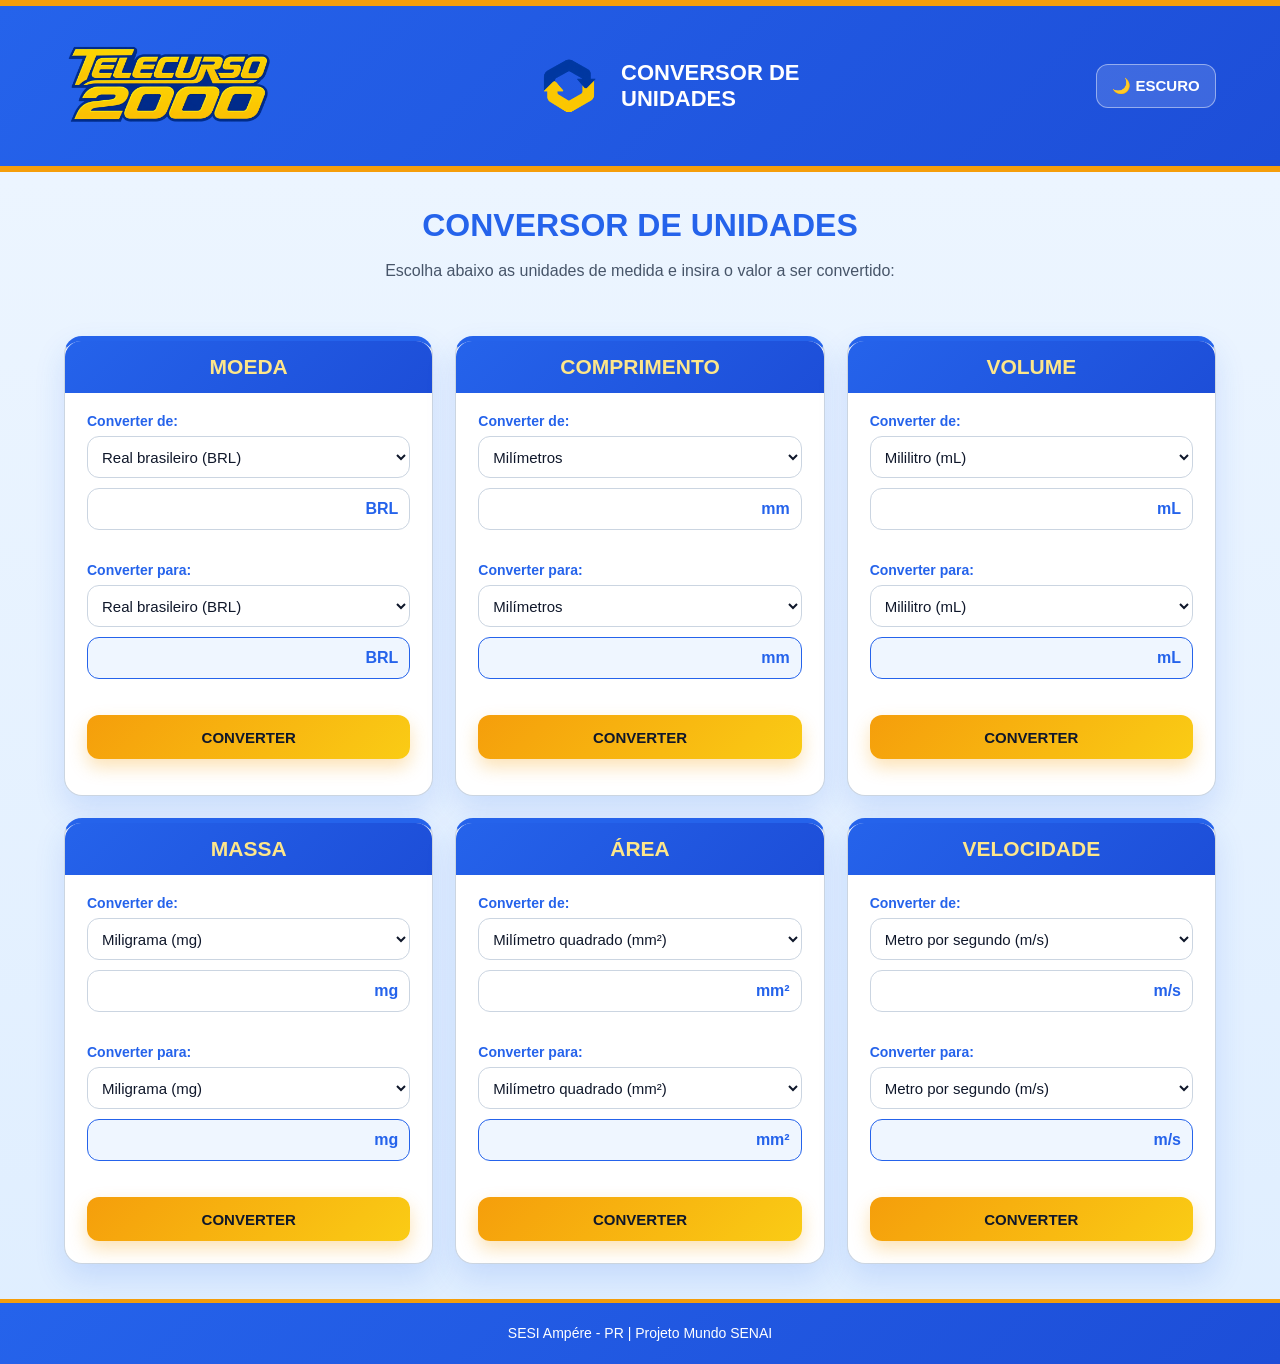
<file: index.html>
<!doctype html>
<html lang="pt-br">
  <head>
    <meta charset="UTF-8" />
    <link rel="stylesheet" href="style.css" />
    <meta name="viewport" content="width=device-width, initial-scale=1.0" />
    <link rel="icon" href="imagens/logo-conversor.png">
    <title>Conversor de Unidades</title>
  </head>
  <body>
    <header class="cabecalho-logos">
      <div class="cabecalho-conteudo">
        <img class="logo-equipe" src="imagens/logo-telecurso-2000.png"
             alt="Equipe Telecurso 2000" width="1536" height="1024" />
        <div class="marca-conversor">
          <img class="logo-conversor" src="imagens/logo-conversor.png"
               alt="" width="1254" height="1254" />
          <span>Conversor de Unidades</span>
        </div>
        <button id="theme-toggle" class="theme-toggle" type="button" aria-label="Alternar tema">
          🌙 Escuro
        </button>
      </div>
    </header>
    <h1>Conversor de Unidades</h1>
    <span>Escolha abaixo as unidades de medida e insira o valor a ser convertido:</span><br />
    <div class="container">

    <div class="convertmoeda">

      <h2>Moeda</h2>

      <label for="moeda-origem">Converter de:</label>

      <select id="moeda-origem">

        <option value="BRL">Real brasileiro (BRL)</option>
        <option value="USD">Dólar americano (USD)</option>
        <option value="EUR">Euro (EUR)</option>
        <option value="GBP">Libra esterlina (GBP)</option>
        <option value="ARS">Peso argentino (ARS)</option>
        <option value="JPY">Iene japonês (JPY)</option>

      </select>

      <input type="text" id="moedaBase" /><br />

      <label for="moeda-destino">Converter para:</label>

      <select id="moeda-destino">

        <option value="BRL">Real brasileiro (BRL)</option>
        <option value="USD">Dólar americano (USD)</option>
        <option value="EUR">Euro (EUR)</option>
        <option value="GBP">Libra esterlina (GBP)</option>
        <option value="ARS">Peso argentino (ARS)</option>
        <option value="JPY">Iene japonês (JPY)</option>
      </select>

      <input type="text" id="moedaConvertido" readonly/><br />

      <button type="button" id="converter-moeda" onclick="converterMoeda()">Converter</button>
      <p id="moeda-status" role="status" aria-live="polite"></p>

      <dialog class="modal" id="modal-erro">

        <div class="modal-header">

          <h1 class="modal-titulo">Erro na Conversão</h1>
          <button type="button" class="btn-close" onclick="modalErro.close()" aria-label="Fechar">×</button>

        </div>

        <div class="dialog-body">

          <p>O usuário não inseriu nenhum valor a ser convertido.</p>

        </div>

        <div class="dialog-footer">
         <button type="button" class="btn-fechar"
        onclick="modalErro.close()">Fechar</button>
        </div>

      </dialog>

    </div>

    <div class="convertcomprimento">

      <h2>Comprimento</h2>

      <label for="comprimento-origem">Converter de:</label>

      <select id="comprimento-origem">

        <option value="mm">Milímetros</option>
        <option value="cm">Centímetros</option>
        <option value="m">Metros</option>
        <option value="km">Quilômetros</option>

      </select>

      <input type="text" id="comprimentoBase" /> <br />

      <label for="comprimento-destino">Converter para:</label>

      <select id="comprimento-destino">

        <option value="mm">Milímetros</option>
        <option value="cm">Centímetros</option>
        <option value="m">Metros</option>
        <option value="km">Quilômetros</option>

        
      </select>
      
      <input type="text" id="comprimentoConvertido" readonly/><br />

      <button type="button" onclick="converterComprimento()">Converter</button>

    </div>

    <div class="convertvolume">

      <h2>Volume</h2>

      <label for="volume-origem">Converter de:</label>

      <select id="volume-origem">

        <option value="ml">Mililitro (mL)</option>
        <option value="l">Litro (L)</option>
        <option value="cm3">Centímetro cúbico (cm³)</option>
        <option value="m3">Metro cúbico (m³)</option>

      </select>

      <input type="text" id="volumeBase" /><br />

      <label for="volume-destino">Converter para:</label>

      <select id="volume-destino">

        <option value="ml">Mililitro (mL)</option>
        <option value="l">Litro (L)</option>
        <option value="cm3">Centímetro cúbico (cm³)</option>
        <option value="m3">Metro cúbico (m³)</option>

      </select>

      <input type="text" id="volumeConvertido" readonly/> <br />

      <button type="button" onclick="converterVolume()">Converter</button>


    </div>
    <div class="convertmassa">

      <h2>Massa</h2>

      <label for="massa-origem">Converter de:</label>

      <select id="massa-origem">

        <option value="mg">Miligrama (mg)</option>
        <option value="g">Grama (g)</option>
        <option value="kg">Quilograma (kg)</option>
        <option value="t">Tonelada (t)</option>
        <option value="lb">Libra (lb)</option>
        <option value="oz">Onça (oz)</option>

      </select>

      <input type="text" id="massaBase" /><br />

      <label for="massa-destino">Converter para:</label>

      <select id="massa-destino">

        <option value="mg">Miligrama (mg)</option>
        <option value="g">Grama (g)</option>
        <option value="kg">Quilograma (kg)</option>
        <option value="t">Tonelada (t)</option>
        <option value="lb">Libra (lb)</option>
        <option value="oz">Onça (oz)</option>

      </select>

      <input type="text" id="massaConvertido" readonly /><br />

      <button type="button" onclick="converterMassa()">Converter</button>

    </div>
    <div class="convertarea">

      <h2>Área</h2>

      <label for="area-origem">Converter de:</label>

      <select id="area-origem">

        <option value="mm2">Milímetro quadrado (mm²)</option>
        <option value="cm2">Centímetro quadrado (cm²)</option>
        <option value="m2">Metro quadrado (m²)</option>
        <option value="km2">Quilômetro quadrado (km²)</option>
        <option value="ha">Hectare (ha)</option>
        <option value="acre">Acre</option>

      </select>

      <input type="text" id="baseArea" /><br />

      <label for="area-destino">Converter para:</label>

      <select id="area-destino">

      <option value="mm2">Milímetro quadrado (mm²)</option>
        <option value="cm2">Centímetro quadrado (cm²)</option>
        <option value="m2">Metro quadrado (m²)</option>
        <option value="km2">Quilômetro quadrado (km²)</option>
        <option value="ha">Hectare (ha)</option>
        <option value="acre">Acre</option>

        </select>

      <input type="text" id="areaConvertido" readonly /><br />

      <button type="button" onclick="converterArea()">Converter</button>

    </div>

    <div class="convertvelocidade">

      <h2>Velocidade</h2>

      <label for="velocidade-origem">Converter de:</label>

      <select id="velocidade-origem">

        <option value="m_s">Metro por segundo (m/s)</option>
        <option value="km_h">Quilômetro por hora (km/h)</option>
        <option value="mph">Milha por hora (mph)</option>
        <option value="kn">Nó (kn)</option>

      </select>

      <input type="text" id="velocidadeBase" /><br />

      <label for="velocidade-destino">Converter para:</label>

      <select id="velocidade-destino">

        <option value="m_s">Metro por segundo (m/s)</option>
        <option value="km_h">Quilômetro por hora (km/h)</option>
        <option value="mph">Milha por hora (mph)</option>
        <option value="kn">Nó (kn)</option>

      </select>


      <input type="text" id="velocidadeConvertido" readonly /><br />

      <button type="button" onclick="converterVelocidade()">Converter</button>

    </div>
    </div>
    <footer class="rodape">SESI Ampére - PR | Projeto Mundo SENAI</footer>
    <script src="script.js"></script>
  </body>
</html>
</file>
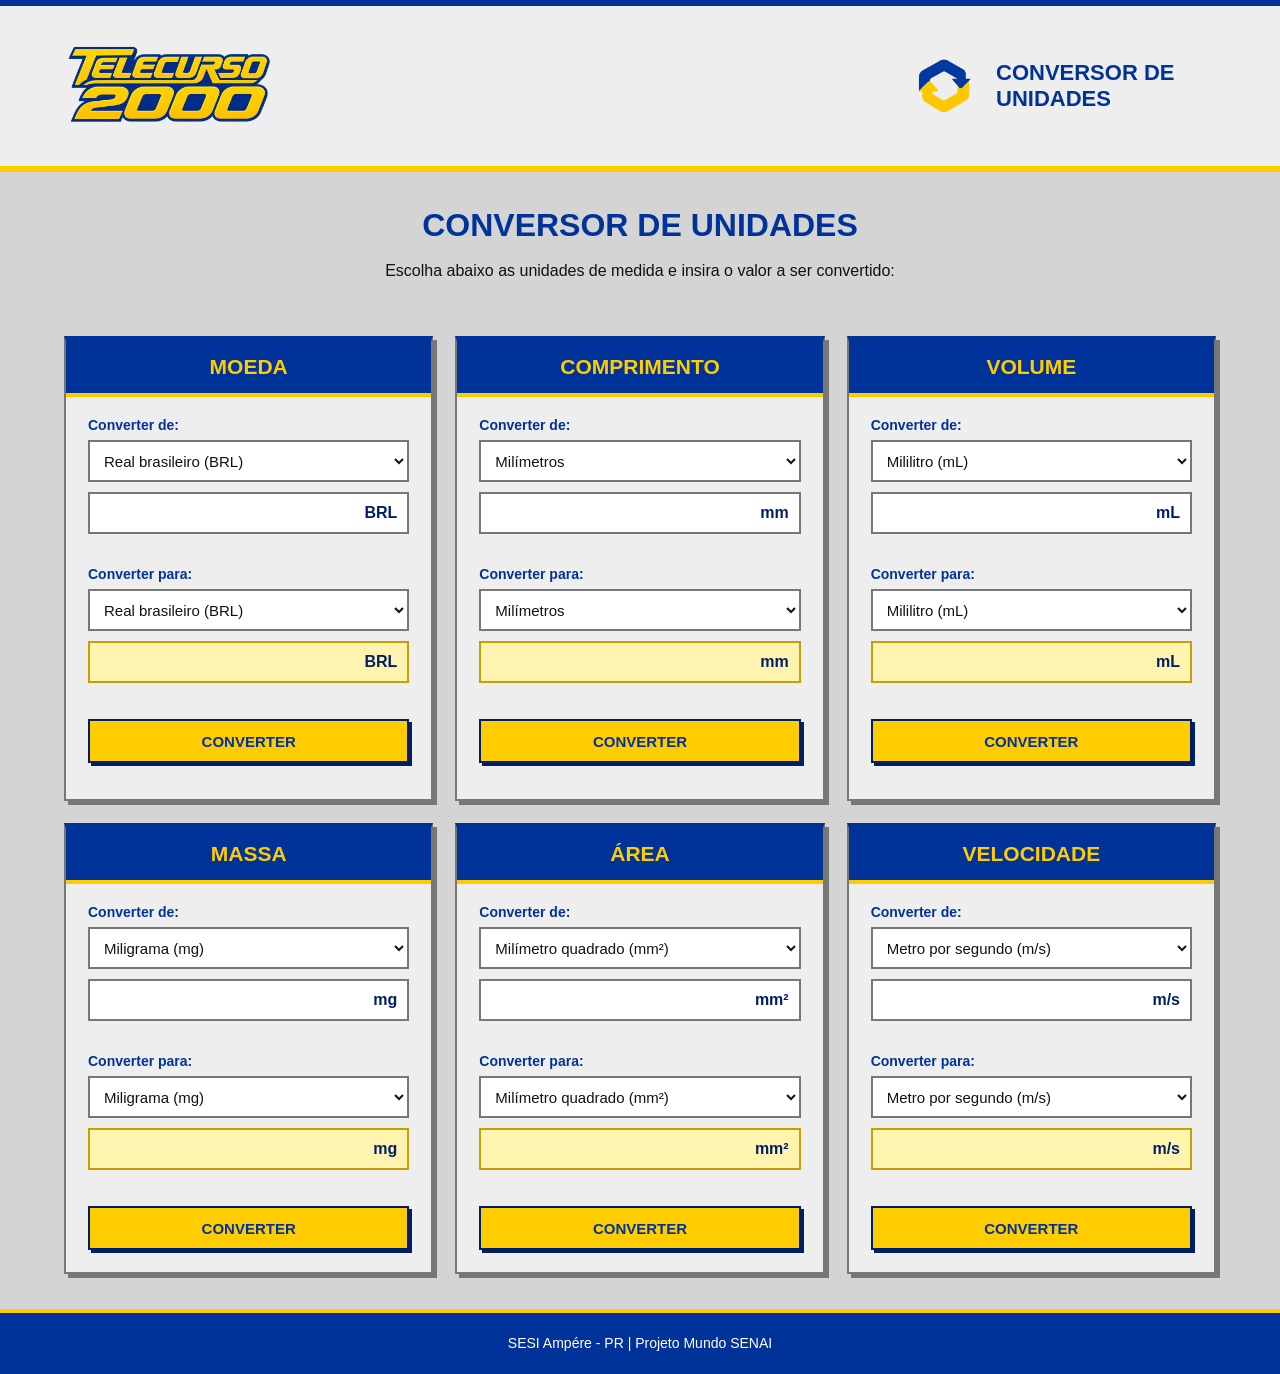
<file: projeto/index.html>
<!doctype html>
<html lang="pt-br">
  <head>
    <meta charset="UTF-8" />
    <link rel="stylesheet" href="style.css" />
    <meta name="viewport" content="width=device-width, initial-scale=1.0" />
    <link rel="icon" href="imagens/logo-conversor.png">
    <title>Conversor de Unidades</title>
  </head>
  <body>
    <header class="cabecalho-logos">
      <div class="cabecalho-conteudo">
        <img class="logo-equipe" src="imagens/logo-telecurso-2000.png"
             alt="Equipe Telecurso 2000" width="1536" height="1024" />
        <div class="marca-conversor">
          <img class="logo-conversor" src="imagens/logo-conversor.png"
               alt="" width="1254" height="1254" />
          <span>Conversor de Unidades</span>
        </div>
      </div>
    </header>
    <h1>Conversor de Unidades</h1>
    <span>Escolha abaixo as unidades de medida e insira o valor a ser convertido:</span><br />
    <div class="container">

    <div class="convertmoeda">

      <h2>Moeda</h2>

      <label for="moeda-origem">Converter de:</label>

      <select id="moeda-origem">

        <option value="BRL">Real brasileiro (BRL)</option>
        <option value="USD">Dólar americano (USD)</option>
        <option value="EUR">Euro (EUR)</option>
        <option value="GBP">Libra esterlina (GBP)</option>
        <option value="ARS">Peso argentino (ARS)</option>
        <option value="JPY">Iene japonês (JPY)</option>

      </select>

      <input type="text" id="moedaBase" /><br />

      <label for="moeda-destino">Converter para:</label>

      <select id="moeda-destino">

        <option value="BRL">Real brasileiro (BRL)</option>
        <option value="USD">Dólar americano (USD)</option>
        <option value="EUR">Euro (EUR)</option>
        <option value="GBP">Libra esterlina (GBP)</option>
        <option value="ARS">Peso argentino (ARS)</option>
        <option value="JPY">Iene japonês (JPY)</option>
      </select>

      <input type="text" id="moedaConvertido" readonly/><br />

      <button type="button" id="converter-moeda" onclick="converterMoeda()">Converter</button>
      <p id="moeda-status" role="status" aria-live="polite"></p>

      <dialog class="modal" id="modal-erro">

        <div class="modal-header">

          <h1 class="modal-titulo">Erro na Conversão</h1>
          <button type="button" class="btn-close" onclick="modalErro.close()" aria-label="Fechar">×</button>

        </div>

        <div class="dialog-body">

          <p>O usuário não inseriu nenhum valor a ser convertido.</p>

        </div>

        <div class="dialog-footer">
         <button type="button" class="btn-fechar"
        onclick="modalErro.close()">Fechar</button>
        </div>

      </dialog>

    </div>

    <div class="convertcomprimento">

      <h2>Comprimento</h2>

      <label for="comprimento-origem">Converter de:</label>

      <select id="comprimento-origem">

        <option value="mm">Milímetros</option>
        <option value="cm">Centímetros</option>
        <option value="m">Metros</option>
        <option value="km">Quilômetros</option>

      </select>

      <input type="text" id="comprimentoBase" /> <br />

      <label for="comprimento-destino">Converter para:</label>

      <select id="comprimento-destino">

        <option value="mm">Milímetros</option>
        <option value="cm">Centímetros</option>
        <option value="m">Metros</option>
        <option value="km">Quilômetros</option>

        
      </select>
      
      <input type="text" id="comprimentoConvertido" readonly/><br />

      <button type="button" onclick="converterComprimento()">Converter</button>

    </div>

    <div class="convertvolume">

      <h2>Volume</h2>

      <label for="volume-origem">Converter de:</label>

      <select id="volume-origem">

        <option value="ml">Mililitro (mL)</option>
        <option value="l">Litro (L)</option>
        <option value="cm3">Centímetro cúbico (cm³)</option>
        <option value="m3">Metro cúbico (m³)</option>

      </select>

      <input type="text" id="volumeBase" /><br />

      <label for="volume-destino">Converter para:</label>

      <select id="volume-destino">

        <option value="ml">Mililitro (mL)</option>
        <option value="l">Litro (L)</option>
        <option value="cm3">Centímetro cúbico (cm³)</option>
        <option value="m3">Metro cúbico (m³)</option>

      </select>

      <input type="text" id="volumeConvertido" readonly/> <br />

      <button type="button" onclick="converterVolume()">Converter</button>


    </div>
    <div class="convertmassa">

      <h2>Massa</h2>

      <label for="massa-origem">Converter de:</label>

      <select id="massa-origem">

        <option value="mg">Miligrama (mg)</option>
        <option value="g">Grama (g)</option>
        <option value="kg">Quilograma (kg)</option>
        <option value="t">Tonelada (t)</option>
        <option value="lb">Libra (lb)</option>
        <option value="oz">Onça (oz)</option>

      </select>

      <input type="text" id="massaBase" /><br />

      <label for="massa-destino">Converter para:</label>

      <select id="massa-destino">

        <option value="mg">Miligrama (mg)</option>
        <option value="g">Grama (g)</option>
        <option value="kg">Quilograma (kg)</option>
        <option value="t">Tonelada (t)</option>
        <option value="lb">Libra (lb)</option>
        <option value="oz">Onça (oz)</option>

      </select>

      <input type="text" id="massaConvertido" readonly /><br />

      <button type="button" onclick="converterMassa()">Converter</button>

    </div>
    <div class="convertarea">

      <h2>Área</h2>

      <label for="area-origem">Converter de:</label>

      <select id="area-origem">

        <option value="mm2">Milímetro quadrado (mm²)</option>
        <option value="cm2">Centímetro quadrado (cm²)</option>
        <option value="m2">Metro quadrado (m²)</option>
        <option value="km2">Quilômetro quadrado (km²)</option>
        <option value="ha">Hectare (ha)</option>
        <option value="acre">Acre</option>

      </select>

      <input type="text" id="baseArea" /><br />

      <label for="area-destino">Converter para:</label>

      <select id="area-destino">

      <option value="mm2">Milímetro quadrado (mm²)</option>
        <option value="cm2">Centímetro quadrado (cm²)</option>
        <option value="m2">Metro quadrado (m²)</option>
        <option value="km2">Quilômetro quadrado (km²)</option>
        <option value="ha">Hectare (ha)</option>
        <option value="acre">Acre</option>

        </select>

      <input type="text" id="areaConvertido" readonly /><br />

      <button type="button" onclick="converterArea()">Converter</button>

    </div>

    <div class="convertvelocidade">

      <h2>Velocidade</h2>

      <label for="velocidade-origem">Converter de:</label>

      <select id="velocidade-origem">

        <option value="m_s">Metro por segundo (m/s)</option>
        <option value="km_h">Quilômetro por hora (km/h)</option>
        <option value="mph">Milha por hora (mph)</option>
        <option value="kn">Nó (kn)</option>

      </select>

      <input type="text" id="velocidadeBase" /><br />

      <label for="velocidade-destino">Converter para:</label>

      <select id="velocidade-destino">

        <option value="m_s">Metro por segundo (m/s)</option>
        <option value="km_h">Quilômetro por hora (km/h)</option>
        <option value="mph">Milha por hora (mph)</option>
        <option value="kn">Nó (kn)</option>

      </select>


      <input type="text" id="velocidadeConvertido" readonly /><br />

      <button type="button" onclick="converterVelocidade()">Converter</button>

    </div>
    </div>
    <footer class="rodape">SESI Ampére - PR | Projeto Mundo SENAI</footer>
    <script src="script.js"></script>
  </body>
</html>
</file>
<file: style.css>
:root {
  --cor-fundo: #eef6ff;
  --cor-fundo-2: #dfeeff;
  --cor-card: #ffffff;
  --cor-principal: #2563eb;
  --cor-principal-escuro: #1d4ed8;
  --cor-secundaria: #0f172a;
  --cor-destaque: #f59e0b;
  --cor-destaque-suave: #fde68a;
  --cor-texto: #0f172a;
  --cor-texto-fraco: #475569;
  --cor-borda: #cbd5e1;
  --cor-input: #ffffff;
  --cor-resultado: #eff6ff;
  --cor-card-resultado: #e0f2fe;
  --sombra: 0 14px 30px rgba(37, 99, 235, 0.15);
  --raio: 18px;
}

body.dark-theme {
  --cor-fundo: #0f172a;
  --cor-fundo-2: #111827;
  --cor-card: #1e293b;
  --cor-principal: #60a5fa;
  --cor-principal-escuro: #3b82f6;
  --cor-secundaria: #e2e8f0;
  --cor-destaque: #fbbf24;
  --cor-destaque-suave: #fef3c7;
  --cor-texto: #f8fafc;
  --cor-texto-fraco: #cbd5e1;
  --cor-borda: #334155;
  --cor-input: #0b1220;
  --cor-resultado: #132238;
  --cor-card-resultado: #10213d;
  --sombra: 0 18px 35px rgba(2, 6, 23, 0.55);
}

/* =====================================
   RESET
===================================== */

* {
  margin: 0;
  padding: 0;
  box-sizing: border-box;
}

/* =====================================
   CORPO DA PÁGINA
===================================== */

body {
  font-family: Arial, Helvetica, sans-serif;
  background: linear-gradient(180deg, var(--cor-fundo) 0%, var(--cor-fundo-2) 100%);
  color: var(--cor-texto);
  min-height: 100vh;
  transition: background 0.25s ease, color 0.25s ease;
}

/* =====================================
   CABEÇALHO
===================================== */

header {
  background: linear-gradient(135deg, var(--cor-principal) 0%, var(--cor-principal-escuro) 100%);
  color: white;
  min-height: 85px;
  padding: 15px 20px;
  display: flex;
  align-items: center;
  justify-content: center;
  border-bottom: 6px solid var(--cor-destaque);
}

header p {
  font-size: 25px;
  font-weight: 900;
  text-transform: uppercase;
  letter-spacing: 2px;
}

/* =====================================
   TÍTULO PRINCIPAL
===================================== */

h1 {
  text-align: center;
  margin: 35px 15px 15px;
  color: var(--cor-principal);
  font-size: 32px;
  font-weight: 900;
  text-transform: uppercase;
}

body > span {
  display: block;
  text-align: center;
  font-size: 16px;
  line-height: 1.5;
  padding: 0 15px;
  color: var(--cor-texto-fraco);
}

/* =====================================
   CONTAINER DOS CONVERSORES
===================================== */

.container {
  width: 90%;
  max-width: 1200px;
  margin: 35px auto;
  display: grid;
  grid-template-columns: repeat(auto-fit, minmax(280px, 1fr));
  gap: 22px;
}

/* =====================================
   CARDS
===================================== */

.convertmoeda,
.convertcomprimento,
.convertvolume,
.convertmassa,
.convertarea,
.convertvelocidade {
  background: var(--cor-card);
  padding: 22px;
  border: 1px solid var(--cor-borda);
  border-top: 5px solid var(--cor-principal);
  border-radius: var(--raio);
  box-shadow: var(--sombra);
  transition: transform 0.2s ease, box-shadow 0.2s ease, border-color 0.2s ease;
}

.convertmoeda:hover,
.convertcomprimento:hover,
.convertvolume:hover,
.convertmassa:hover,
.convertarea:hover,
.convertvelocidade:hover {
  transform: translateY(-4px);
  box-shadow: 0 18px 35px rgba(37, 99, 235, 0.18);
}

/* =====================================
   TÍTULOS DOS CARDS
===================================== */

.container h2 {
  background: linear-gradient(135deg, var(--cor-principal) 0%, var(--cor-principal-escuro) 100%);
  color: var(--cor-destaque-suave);
  text-align: center;
  font-size: 21px;
  font-weight: 900;
  text-transform: uppercase;
  margin: -22px -22px 20px;
  padding: 14px 8px;
  border-radius: 16px 16px 0 0;
}

/* =====================================
   LABELS
===================================== */

label {
  display: block;
  margin-top: 14px;
  margin-bottom: 7px;
  color: var(--cor-principal);
  font-size: 14px;
  font-weight: 900;
}

/* =====================================
   INPUTS E SELECTS
===================================== */

select,
input {
  width: 100%;
  min-height: 42px;
  padding: 9px 10px;
  border: 1.5px solid var(--cor-borda);
  border-radius: 12px;
  background: var(--cor-input);
  color: var(--cor-texto);
  font-size: 15px;
  font-family: Arial, Helvetica, sans-serif;
  outline: none;
  transition: border-color 0.2s ease, box-shadow 0.2s ease, background 0.2s ease;
}

input {
  margin-top: 10px;
}

select:focus,
input:focus {
  border-color: var(--cor-principal);
  box-shadow: 0 0 0 4px rgba(37, 99, 235, 0.2);
}

/* =====================================
   RESULTADOS DA CONVERSÃO
===================================== */

input[readonly] {
  background: var(--cor-resultado);
  color: var(--cor-secundaria);
  font-weight: 900;
  border: 1.5px solid var(--cor-principal);
}

/* =====================================
   BOTÕES CONVERTER
===================================== */

button {
  width: 100%;
  min-height: 44px;
  margin-top: 18px;
  padding: 10px 15px;
  background: linear-gradient(135deg, var(--cor-destaque) 0%, #facc15 100%);
  color: var(--cor-secundaria);
  border: none;
  border-radius: 12px;
  font-size: 15px;
  font-weight: 900;
  font-family: Arial, Helvetica, sans-serif;
  text-transform: uppercase;
  cursor: pointer;
  box-shadow: 0 8px 18px rgba(245, 158, 11, 0.3);
  transition: transform 0.15s ease, box-shadow 0.15s ease, filter 0.2s ease;
}

button:hover {
  background: linear-gradient(135deg, var(--cor-principal) 0%, var(--cor-principal-escuro) 100%);
  color: white;
  filter: brightness(1.02);
}

button:active {
  transform: translateY(2px);
  box-shadow: 0 4px 10px rgba(37, 99, 235, 0.2);
}

button:focus-visible {
  outline: 3px solid var(--cor-principal);
  outline-offset: 4px;
}

/* =====================================
   RESPONSIVIDADE
===================================== */

@media (max-width: 600px) {
  header {
    min-height: 70px;
  }

  header p {
    font-size: 21px;
  }

  h1 {
    font-size: 25px;
    margin-top: 25px;
  }

  body > span {
    font-size: 14px;
  }

  .container {
    width: 92%;
    grid-template-columns: 1fr;
    gap: 20px;
    margin-top: 25px;
  }

  .convertmoeda,
  .convertcomprimento,
  .convertvolume,
  .convertmassa,
  .convertarea,
  .convertvelocidade {
    padding: 18px;
  }

  .container h2 {
    margin: -18px -18px 18px;
    font-size: 19px;
  }
}

/* =====================================
   MODAL DE ERRO
===================================== */

#modal-erro {
  width: 90%;
  max-width: 460px;
  max-height: 90vh;
  margin: auto;
  padding: 0;
  background: var(--cor-card);
  color: var(--cor-texto);
  border: 1px solid var(--cor-borda);
  border-radius: var(--raio);
  box-shadow: var(--sombra);
  overflow-y: auto;
}

#modal-erro::backdrop {
  background: rgba(15, 23, 42, 0.65);
}

#modal-erro .modal-header {
  display: flex;
  align-items: center;
  justify-content: space-between;
  gap: 15px;
  padding: 16px 20px;
  background: linear-gradient(135deg, var(--cor-principal) 0%, var(--cor-principal-escuro) 100%);
  border-bottom: 4px solid var(--cor-destaque);
}

#modal-erro .modal-titulo {
  margin: 0;
  color: var(--cor-destaque-suave);
  text-align: left;
  font-size: 21px;
  font-weight: 900;
  text-transform: uppercase;
}

#modal-erro .btn-close {
  display: flex;
  align-items: center;
  justify-content: center;
  flex-shrink: 0;
  width: 34px;
  height: 34px;
  min-height: 0;
  margin: 0;
  padding: 0;
  background: var(--cor-destaque);
  color: var(--cor-principal);
  border: 2px solid var(--cor-destaque);
  box-shadow: none;
  font-size: 24px;
  line-height: 1;
}

#modal-erro .btn-close:hover {
  background: var(--cor-card);
}

#modal-erro .dialog-body {
  padding: 25px 20px;
  font-size: 16px;
  line-height: 1.6;
}

#modal-erro .dialog-footer {
  padding: 0 20px 22px;
}

#modal-erro .btn-fechar {
  margin-top: 0;
}

#moeda-status { margin-top: 14px; font-size: 13px; line-height: 1.5; color: var(--cor-texto-fraco); }
#converter-moeda:disabled { opacity: 0.65; cursor: wait; }

/* Sigla integrada ao campo, separada do valor usado nas contas. */
.campo-com-unidade { position: relative; margin-top: 10px; }
.campo-com-unidade input { margin-top: 0; padding-right: 65px; }
.sigla-unidade {
  position: absolute; right: 12px; top: 50%; transform: translateY(-50%);
  font-weight: bold; color: var(--cor-principal); pointer-events: none;
}

/* Cabeçalho com as identidades da equipe e do aplicativo. */
header.cabecalho-logos {
  padding: 10px 5%;
  background: linear-gradient(135deg, var(--cor-principal) 0%, var(--cor-principal-escuro) 100%);
  border-top: 6px solid var(--cor-destaque);
}
.cabecalho-conteudo {
  width: 100%; max-width: 1200px; margin: auto;
  display: flex; align-items: center; justify-content: space-between; gap: 24px;
}
.logo-equipe { display: block; width: 210px; height: 140px; object-fit: contain; }
.marca-conversor { display: flex; align-items: center; gap: 12px; }
.logo-conversor { width: 80px; height: 80px; object-fit: contain; }
.marca-conversor span {
  max-width: 220px; font-size: 22px; line-height: 1.2;
  font-weight: 900; text-transform: uppercase; color: white;
}
.theme-toggle {
  width: auto;
  min-width: 120px;
  margin-top: 0;
  white-space: nowrap;
  background: rgba(255, 255, 255, 0.14);
  color: white;
  border: 1px solid rgba(255, 255, 255, 0.45);
  box-shadow: none;
}
.theme-toggle:hover {
  background: rgba(255, 255, 255, 0.22);
  color: white;
}
@media (max-width: 600px) {
  .cabecalho-conteudo { gap: 10px; }
  .logo-equipe { width: 135px; height: 90px; }
  .marca-conversor { gap: 5px; }
  .logo-conversor { width: 48px; height: 48px; }
  .marca-conversor span { font-size: 13px; max-width: 110px; }
  .theme-toggle { min-width: 100px; font-size: 12px; }
}
@media (max-width: 360px) {
  .cabecalho-conteudo { flex-direction: column; gap: 0; }
  .marca-conversor span { max-width: none; }
}

/* Rodapé */
.rodape {
  padding: 20px 15px;
  text-align: center;
  font-size: 14px;
  line-height: 1.5;
  color: white;
  background: linear-gradient(135deg, var(--cor-principal) 0%, var(--cor-principal-escuro) 100%);
  border-top: 4px solid var(--cor-destaque);
}
</file>
<file: projeto/style.css>
:root {
  --cor-fundo: #d4d4d4;
  --cor-card: #eeeeee;
  --cor-principal: #003399;
  --cor-secundaria: #001f66;
  --cor-destaque: #ffcc00;
  --cor-texto: #111111;
  --cor-borda: #777777;
  --cor-input: #ffffff;
  --cor-resultado: #fff3b0;

  --sombra: 4px 4px 0px #777777;
  --raio: 0px;
}

/* =====================================
   RESET
===================================== */

* {
  margin: 0;
  padding: 0;
  box-sizing: border-box;
}

/* =====================================
   CORPO DA PÁGINA
===================================== */

body {
  font-family: Arial, Helvetica, sans-serif;
  background: var(--cor-fundo);
  color: var(--cor-texto);
  min-height: 100vh;
}

/* =====================================
   CABEÇALHO
===================================== */

header {
  background: var(--cor-principal);
  color: white;

  min-height: 85px;
  padding: 15px 20px;

  display: flex;
  align-items: center;
  justify-content: center;

  border-bottom: 6px solid var(--cor-destaque);
}

header p {
  font-size: 25px;
  font-weight: 900;
  text-transform: uppercase;
  letter-spacing: 2px;
}

/* =====================================
   TÍTULO PRINCIPAL
===================================== */

h1 {
  text-align: center;

  margin: 35px 15px 15px;

  color: var(--cor-principal);

  font-size: 32px;
  font-weight: 900;
  text-transform: uppercase;
}

body > span {
  display: block;

  text-align: center;

  font-size: 16px;
  line-height: 1.5;

  padding: 0 15px;
}

/* =====================================
   CONTAINER DOS CONVERSORES
===================================== */

.container {
  width: 90%;
  max-width: 1200px;

  margin: 35px auto;

  display: grid;

  grid-template-columns: repeat(auto-fit, minmax(280px, 1fr));

  gap: 22px;
}

/* =====================================
   CARDS
===================================== */

.convertmoeda,
.convertcomprimento,
.convertvolume,
.convertmassa,
.convertarea,
.convertvelocidade {
  background: var(--cor-card);

  padding: 22px;

  border: 2px solid var(--cor-borda);
  border-top: 5px solid var(--cor-principal);

  border-radius: var(--raio);

  box-shadow: var(--sombra);

  transition: transform 0.2s ease;
}

/* Efeito discreto ao passar o mouse */

.convertmoeda:hover,
.convertcomprimento:hover,
.convertvolume:hover,
.convertmassa:hover,
.convertarea:hover,
.convertvelocidade:hover {
  transform: translateY(-3px);
}

/* =====================================
   TÍTULOS DOS CARDS
===================================== */

.container h2 {
  background: var(--cor-principal);
  color: var(--cor-destaque);

  text-align: center;

  font-size: 21px;
  font-weight: 900;
  text-transform: uppercase;

  margin: -22px -22px 20px;
  padding: 14px 8px;

  border-bottom: 4px solid var(--cor-destaque);
}

/* =====================================
   LABELS
===================================== */

label {
  display: block;

  margin-top: 14px;
  margin-bottom: 7px;

  color: var(--cor-principal);

  font-size: 14px;
  font-weight: 900;
}

/* =====================================
   INPUTS E SELECTS
===================================== */

select,
input {
  width: 100%;
  min-height: 42px;

  padding: 9px 10px;

  border: 2px solid var(--cor-borda);
  border-radius: 0;

  background: var(--cor-input);
  color: var(--cor-texto);

  font-size: 15px;
  font-family: Arial, Helvetica, sans-serif;

  outline: none;
}

/* Espaço para os campos de valor */

input {
  margin-top: 10px;
}

/* Destaque ao selecionar um campo */

select:focus,
input:focus {
  border-color: var(--cor-principal);

  box-shadow: 0 0 0 3px rgba(0, 51, 153, 0.2);
}

/* =====================================
   RESULTADOS DA CONVERSÃO
===================================== */

input[readonly] {
  background: var(--cor-resultado);

  color: var(--cor-secundaria);

  font-weight: 900;

  border: 2px solid #c5a000;
}

/* =====================================
   BOTÕES CONVERTER
===================================== */

button {
  width: 100%;
  min-height: 44px;

  margin-top: 18px;
  padding: 10px 15px;

  background: var(--cor-destaque);
  color: var(--cor-principal);

  border: 2px solid var(--cor-secundaria);
  border-radius: 0;

  font-size: 15px;
  font-weight: 900;
  font-family: Arial, Helvetica, sans-serif;
  text-transform: uppercase;

  cursor: pointer;

  box-shadow: 3px 3px 0 var(--cor-secundaria);

  transition:
    background 0.15s ease,
    transform 0.15s ease,
    box-shadow 0.15s ease;
}

/* Efeito ao passar o mouse */

button:hover {
  background: var(--cor-principal);
  color: white;
}

/* Efeito ao clicar */

button:active {
  transform: translate(2px, 2px);
  box-shadow: 1px 1px 0 var(--cor-secundaria);
}

/* Acessibilidade pelo teclado */

button:focus-visible {
  outline: 3px solid var(--cor-secundaria);
  outline-offset: 4px;
}

/* =====================================
   RESPONSIVIDADE
===================================== */

@media (max-width: 600px) {
  header {
    min-height: 70px;
  }

  header p {
    font-size: 21px;
  }

  h1 {
    font-size: 25px;
    margin-top: 25px;
  }

  body > span {
    font-size: 14px;
  }

  .container {
    width: 92%;
    grid-template-columns: 1fr;
    gap: 20px;
    margin-top: 25px;
  }

  .convertmoeda,
  .convertcomprimento,
  .convertvolume,
  .convertmassa,
  .convertarea,
  .convertvelocidade {
    padding: 18px;
  }

  .container h2 {
    margin: -18px -18px 18px;
    font-size: 19px;
  }
}

/* =====================================
   MODAL DE ERRO
===================================== */

#modal-erro {
  width: 90%;
  max-width: 460px;
  max-height: 90vh;
  margin: auto;
  padding: 0;

  background: var(--cor-card);
  color: var(--cor-texto);

  border: 2px solid var(--cor-borda);
  border-radius: var(--raio);
  box-shadow: var(--sombra);

  overflow-y: auto;
}

/* Fundo escurecido atrás do modal */

#modal-erro::backdrop {
  background: rgba(0, 0, 0, 0.6);
}

/* Cabeçalho */

#modal-erro .modal-header {
  display: flex;
  align-items: center;
  justify-content: space-between;
  gap: 15px;

  padding: 16px 20px;

  background: var(--cor-principal);
  border-bottom: 4px solid var(--cor-destaque);
}

#modal-erro .modal-titulo {
  margin: 0;

  color: var(--cor-destaque);
  text-align: left;
  font-size: 21px;
  font-weight: 900;
  text-transform: uppercase;
}

/* Botão X */

#modal-erro .btn-close {
  display: flex;
  align-items: center;
  justify-content: center;
  flex-shrink: 0;

  width: 34px;
  height: 34px;
  min-height: 0;
  margin: 0;
  padding: 0;

  background: var(--cor-destaque);
  color: var(--cor-principal);

  border: 2px solid var(--cor-destaque);
  box-shadow: none;

  font-size: 24px;
  line-height: 1;
}

#modal-erro .btn-close:hover {
  background: var(--cor-card);
}

/* Mensagem */

#modal-erro .dialog-body {
  padding: 25px 20px;

  font-size: 16px;
  line-height: 1.6;
}

/* Rodapé */

#modal-erro .dialog-footer {
  padding: 0 20px 22px;
}

#modal-erro .btn-fechar {
  margin-top: 0;
}

#moeda-status { margin-top: 14px; font-size: 13px; line-height: 1.5; }
#converter-moeda:disabled { opacity: 0.65; cursor: wait; }

/* Sigla integrada ao campo, separada do valor usado nas contas. */
.campo-com-unidade { position: relative; margin-top: 10px; }
.campo-com-unidade input { margin-top: 0; padding-right: 65px; }
.sigla-unidade {
  position: absolute; right: 12px; top: 50%; transform: translateY(-50%);
  font-weight: bold; color: var(--cor-secundaria); pointer-events: none;
}

/* Cabeçalho com as identidades da equipe e do aplicativo. */
header.cabecalho-logos {
  padding: 10px 5%;
  background: var(--cor-card);
  border-top: 6px solid var(--cor-principal);
}
.cabecalho-conteudo {
  width: 100%; max-width: 1200px; margin: auto;
  display: flex; align-items: center; justify-content: space-between; gap: 24px;
}
.logo-equipe { display: block; width: 210px; height: 140px; object-fit: contain; }
.marca-conversor { display: flex; align-items: center; gap: 12px; }
.logo-conversor { width: 80px; height: 80px; object-fit: contain; }
.marca-conversor span {
  max-width: 220px; font-size: 22px; line-height: 1.2;
  font-weight: 900; text-transform: uppercase; color: var(--cor-principal);
}
@media (max-width: 600px) {
  .cabecalho-conteudo { gap: 10px; }
  .logo-equipe { width: 135px; height: 90px; }
  .marca-conversor { gap: 5px; }
  .logo-conversor { width: 48px; height: 48px; }
  .marca-conversor span { font-size: 13px; max-width: 110px; }
}
@media (max-width: 360px) {
  .cabecalho-conteudo { flex-direction: column; gap: 0; }
  .marca-conversor span { max-width: none; }
}

/* Rodapé */
.rodape {
  padding: 20px 15px;
  text-align: center;
  font-size: 14px;
  line-height: 1.5;
  color: white;
  background: var(--cor-principal);
  border-top: 4px solid var(--cor-destaque);
}
</file>
